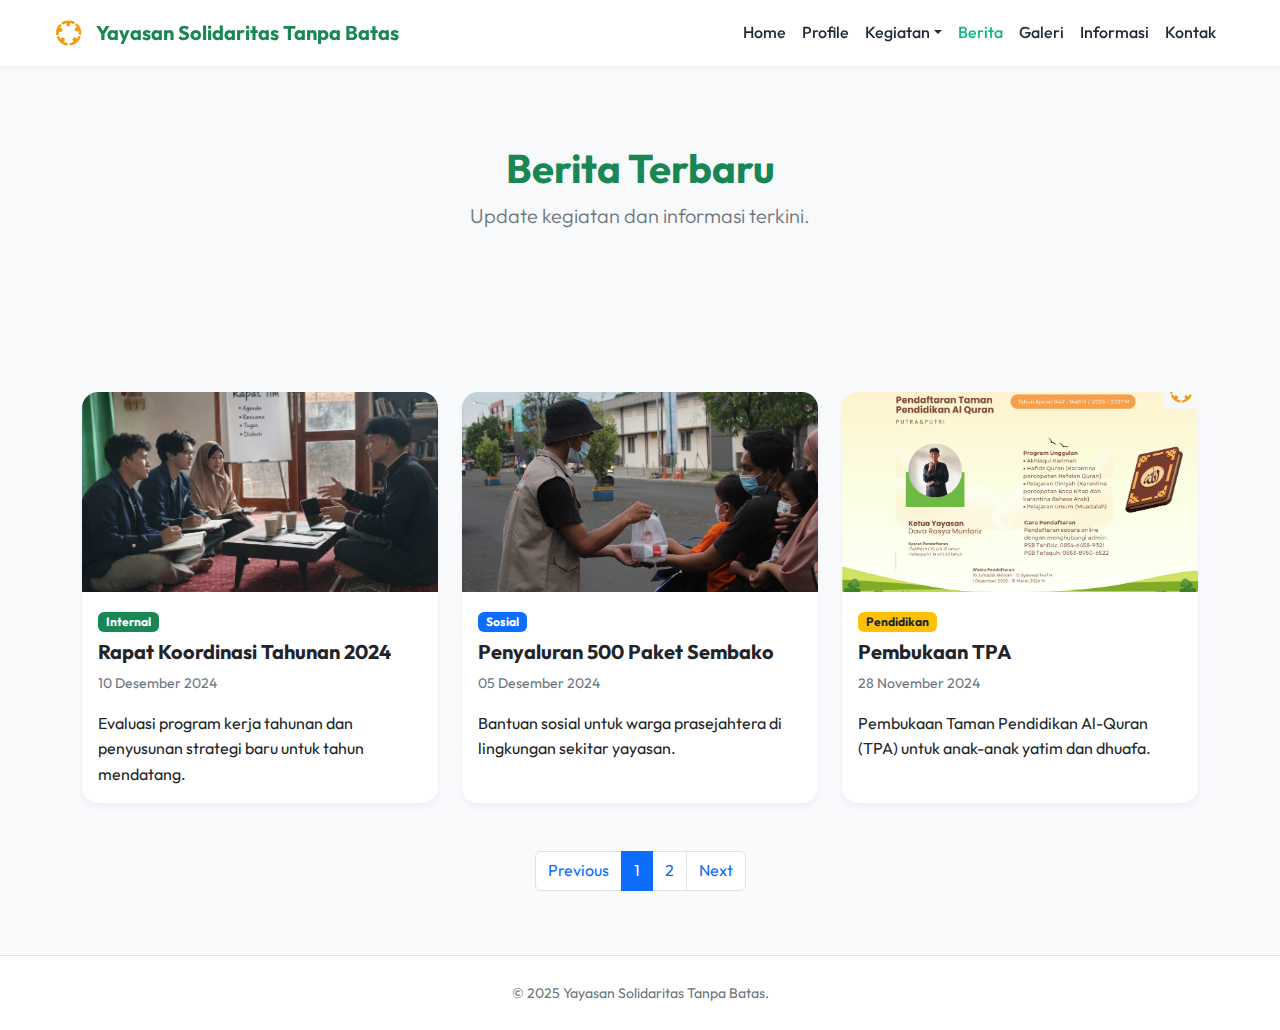
<file: berita.html>
<!DOCTYPE html>
<html lang="id">
<head>
    <meta charset="UTF-8">
    <meta name="viewport" content="width=device-width, initial-scale=1.0">
    <title>Berita - Yayasan Amal Mulya</title>
    <link href="https://cdn.jsdelivr.net/npm/bootstrap@5.3.0/dist/css/bootstrap.min.css" rel="stylesheet">
    <link href="https://fonts.googleapis.com/css2?family=Outfit:wght@300;400;600;700&display=swap" rel="stylesheet">
    <link href="style.css" rel="stylesheet">
</head>
<body>
    
   <nav class="navbar navbar-expand-lg fixed-top">
        <div class="container-fluid px-4 px-lg-5">
            <a class="navbar-brand d-flex align-items-center gap-2" href="index.html">
                <img src="images/logo2.png" alt="Logo">
                <span class="fw-bold text-success">Yayasan Solidaritas Tanpa Batas</span>
            </a>
            <button class="navbar-toggler" type="button" data-bs-toggle="collapse" data-bs-target="#navbarNav"><span class="navbar-toggler-icon"></span>
            </button>
            <div class="collapse navbar-collapse" id="navbarNav">
                <ul class="navbar-nav ms-auto align-items-center">
                    <li class="nav-item"><a class="nav-link" href="index.html">Home</a></li>
                    <li class="nav-item"><a class="nav-link" href="profile.html">Profile</a></li>
                    <li class="nav-item dropdown">
                            <a class="nav-link dropdown-toggle" href="KEGIATAN.html">Kegiatan</a>
                            <ul class="dropdown-menu">
                                <li><a class="dropdown-item" href="pendidikan.html">Pendidikan</a></li>
                                <li><a class="dropdown-item" href="pemberdayaan.html">Pemberdayaan</a></li>
                                <li><a class="dropdown-item" href="kemanusiaan.html">Kemanusiaan</a></li>
                            </ul>
                            </li>
                    <li class="nav-item"><a class="nav-link" href="berita.html">Berita</a></li>
                    <li class="nav-item"><a class="nav-link" href="galeri.html">Galeri</a></li>
                    <li class="nav-item"><a class="nav-link" href="informasi.html">Informasi</a></li>
                    <li class="nav-item"><a class="nav-link" href="kontak.html">Kontak</a></li>
                    <li class="nav-item ms-lg-2">
                        <!-- <a href="kontak.html" class="btn btn-primary-custom">Donasi</a> -->
                    </li>
                </ul>
            </div>
        </div>
    </nav>

    <header class="bg-light py-5 mt-5">
        <div class="container py-5 text-center">
            <h1 class="fw-bold text-success">Berita Terbaru</h1>
            <p class="lead text-secondary">Update kegiatan dan informasi terkini.</p>
        </div>
    </header>

    <section class="py-5">
        <div class="container">
            <div class="row g-4">
                <div class="col-md-4">
                    <div class="card h-100">
                        <img src="images/rapat.png" class="card-img-top" alt="News 1">
                        <div class="card-body">
                            <span class="badge bg-success mb-2">Internal</span>
                            <h5 class="card-title fw-bold">Rapat Koordinasi Tahunan 2024</h5>
                            <p class="card-text text-secondary small">10 Desember 2024</p>
                            <p class="card-text">Evaluasi program kerja tahunan dan penyusunan strategi baru untuk tahun mendatang.</p>
                        </div>
                    </div>
                </div>
                <div class="col-md-4">
                    <div class="card h-100">
                        <img src="images/sembako.jpg" class="card-img-top" alt="News 2">
                        <div class="card-body">
                            <span class="badge bg-primary mb-2">Sosial</span>
                            <h5 class="card-title fw-bold">Penyaluran 500 Paket Sembako</h5>
                            <p class="card-text text-secondary small">05 Desember 2024</p>
                            <p class="card-text">Bantuan sosial untuk warga prasejahtera di lingkungan sekitar yayasan.</p>
                        </div>
                    </div>
                </div>
                <div class="col-md-4">
                    <div class="card h-100">
                        <img src="images/tpa1.png" class="card-img-top" alt="News 3">
                        <div class="card-body">
                            <span class="badge bg-warning text-dark mb-2">Pendidikan</span>
                            <h5 class="card-title fw-bold">Pembukaan TPA</h5>
                            <p class="card-text text-secondary small">28 November 2024</p>
                            <p class="card-text">Pembukaan Taman Pendidikan Al-Quran (TPA) untuk anak-anak yatim dan dhuafa.</p>
                        </div>
                    </div>
                </div>
            </div>
            
            <nav class="mt-5">
                <ul class="pagination justify-content-center">
                    <li class="page-item"><a class="page-link" href="#">Previous</a></li>
                    <li class="page-item"><a class="page-link active" href="berita.html">1</a></li>
                    <li class="page-item"><a class="page-link" href="berita2.html">2</a></li>
                    <li class="page-item"><a class="page-link" href="berita2.html">Next</a></li>
                </ul>
            </nav>
        </div>
    </section>

     <footer class="py-4 text-center text-secondary mt-auto bg-white border-top">
        <div class="container">
            <small>&copy; 2025 Yayasan Solidaritas Tanpa Batas.</small>
        </div>
    </footer>

    <script src="https://cdn.jsdelivr.net/npm/bootstrap@5.3.0/dist/js/bootstrap.bundle.min.js"></script>
    <script src="script.js"></script>
</body>
</html>
</file>
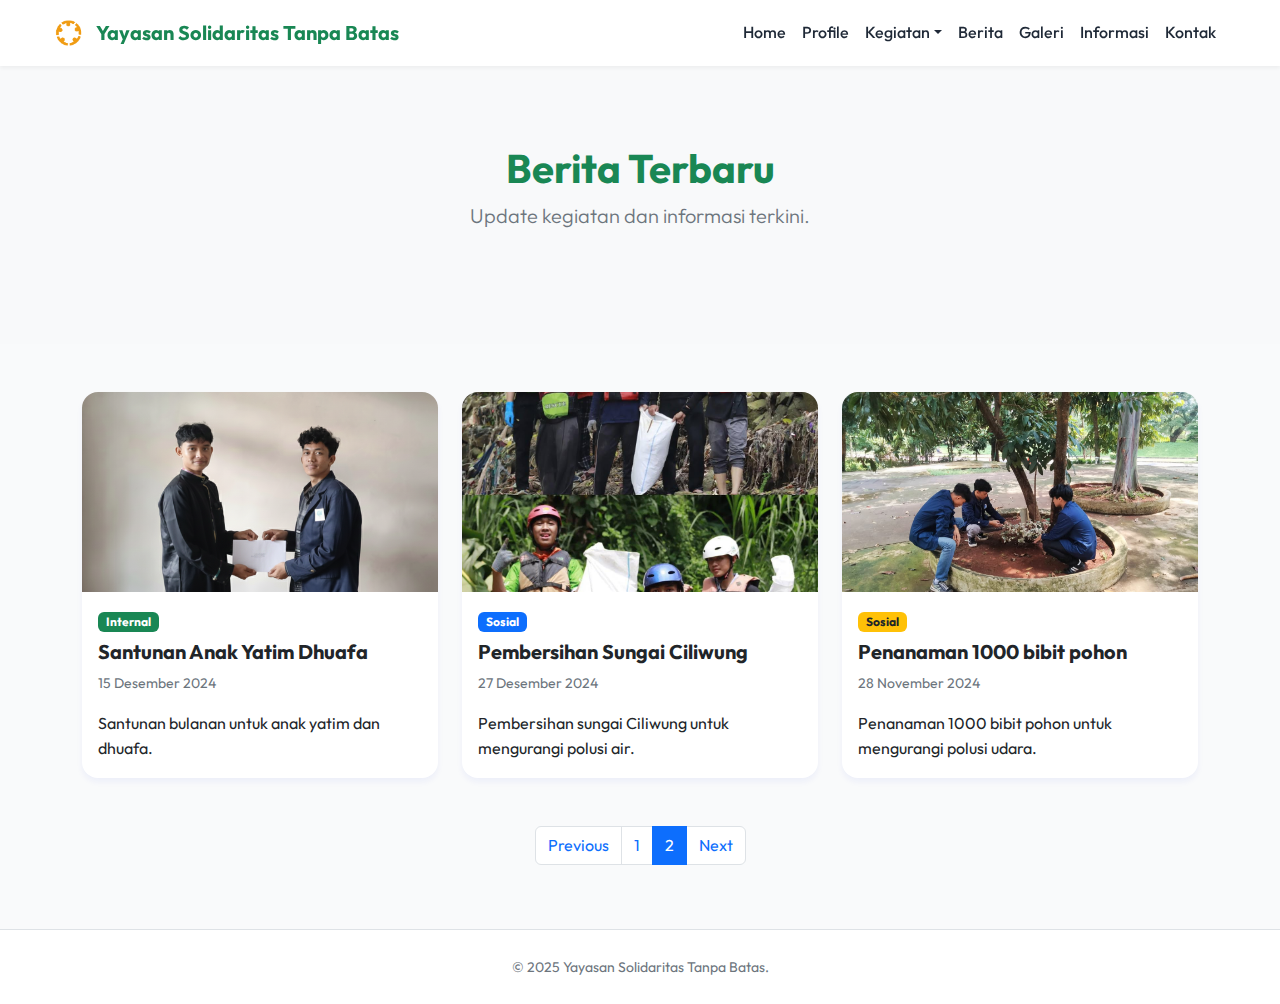
<file: berita2.html>
<!DOCTYPE html>
<html lang="id">
<head>
    <meta charset="UTF-8">
    <meta name="viewport" content="width=device-width, initial-scale=1.0">
    <title>Berita 2- Yayasan Amal Mulya</title>
    <link href="https://cdn.jsdelivr.net/npm/bootstrap@5.3.0/dist/css/bootstrap.min.css" rel="stylesheet">
    <link href="https://fonts.googleapis.com/css2?family=Outfit:wght@300;400;600;700&display=swap" rel="stylesheet">
    <link href="style.css" rel="stylesheet">
</head>
<body>
    
   <nav class="navbar navbar-expand-lg fixed-top">
        <div class="container-fluid px-4 px-lg-5">
            <a class="navbar-brand d-flex align-items-center gap-2" href="index.html">
                <img src="images/logo2.png" alt="Logo">
                <span class="fw-bold text-success">Yayasan Solidaritas Tanpa Batas</span>
            </a>
            <button class="navbar-toggler" type="button" data-bs-toggle="collapse" data-bs-target="#navbarNav"><span class="navbar-toggler-icon"></span>
            </button>
            <div class="collapse navbar-collapse" id="navbarNav">
                <ul class="navbar-nav ms-auto align-items-center">
                    <li class="nav-item"><a class="nav-link" href="index.html">Home</a></li>
                    <li class="nav-item"><a class="nav-link" href="profile.html">Profile</a></li>
                    <li class="nav-item dropdown">
                            <a class="nav-link dropdown-toggle" href="KEGIATAN.html">Kegiatan</a>
                            <ul class="dropdown-menu">
                                <li><a class="dropdown-item" href="pendidikan.html">Pendidikan</a></li>
                                <li><a class="dropdown-item" href="pemberdayaan.html">Pemberdayaan</a></li>
                                <li><a class="dropdown-item" href="kemanusiaan.html">Kemanusiaan</a></li>
                            </ul>
                            </li>
                    <li class="nav-item"><a class="nav-link" href="berita.html">Berita</a></li>
                    <li class="nav-item"><a class="nav-link" href="galeri.html">Galeri</a></li>
                    <li class="nav-item"><a class="nav-link" href="informasi.html">Informasi</a></li>
                    <li class="nav-item"><a class="nav-link" href="kontak.html">Kontak</a></li>
                    <li class="nav-item ms-lg-2">
                    </li>
                </ul>
            </div>
        </div>
    </nav>

    <header class="bg-light py-5 mt-5">
        <div class="container py-5 text-center">
            <h1 class="fw-bold text-success">Berita Terbaru</h1>
            <p class="lead text-secondary">Update kegiatan dan informasi terkini.</p>
        </div>
    </header>

    <section class="py-5">
        <div class="container">
            <div class="row g-4">
                <div class="col-md-4">
                    <div class="card h-100">
                        <img src="images/santunan.jpg" class="card-img-top" alt="News 1">
                        <div class="card-body">
                            <span class="badge bg-success mb-2">Internal</span>
                            <h5 class="card-title fw-bold">Santunan Anak Yatim Dhuafa</h5>
                            <p class="card-text text-secondary small">15 Desember 2024</p>
                            <p class="card-text">Santunan bulanan untuk anak yatim dan dhuafa.</p>
                        </div>
                    </div>
                </div>
                <div class="col-md-4">
                    <div class="card h-100">
                        <img src="images/pembersihan.jpg" class="card-img-top" alt="News 2">
                        <div class="card-body">
                            <span class="badge bg-primary mb-2">Sosial</span>
                            <h5 class="card-title fw-bold">Pembersihan Sungai Ciliwung</h5>
                            <p class="card-text text-secondary small">27 Desember 2024</p>
                            <p class="card-text">Pembersihan sungai Ciliwung untuk mengurangi polusi air.</p>
                        </div>
                    </div>
                </div>
                <div class="col-md-4">
                    <div class="card h-100">
                        <img src="images/pemberdayaan1.jpg" class="card-img-top" alt="News 3">
                        <div class="card-body">
                            <span class="badge bg-warning text-dark mb-2">Sosial</span>
                            <h5 class="card-title fw-bold">Penanaman 1000 bibit pohon</h5>
                            <p class="card-text text-secondary small">28 November 2024</p>
                            <p class="card-text">Penanaman 1000 bibit pohon untuk mengurangi polusi udara.</p>
                        </div>
                    </div>
                </div>
            </div>
            
            <nav class="mt-5">
                <ul class="pagination justify-content-center">
                    <li class="page-item"><a class="page-link" href="berita.html">Previous</a></li>
                    <li class="page-item "><a class="page-link" href="berita.html">1</a></li>
                    <li class="page-item"><a class="page-link active" href="berita2.html">2</a></li>
                    <li class="page-item"><a class="page-link" href="#">Next</a></li>
                </ul>
            </nav>
        </div>
    </section>
    
     <footer class="py-4 text-center text-secondary mt-auto bg-white border-top">
        <div class="container">
            <small>&copy; 2025 Yayasan Solidaritas Tanpa Batas.</small>
        </div>
    </footer>

    <script src="https://cdn.jsdelivr.net/npm/bootstrap@5.3.0/dist/js/bootstrap.bundle.min.js"></script>
    <script src="script.js"></script>
</body>
</html>
</file>
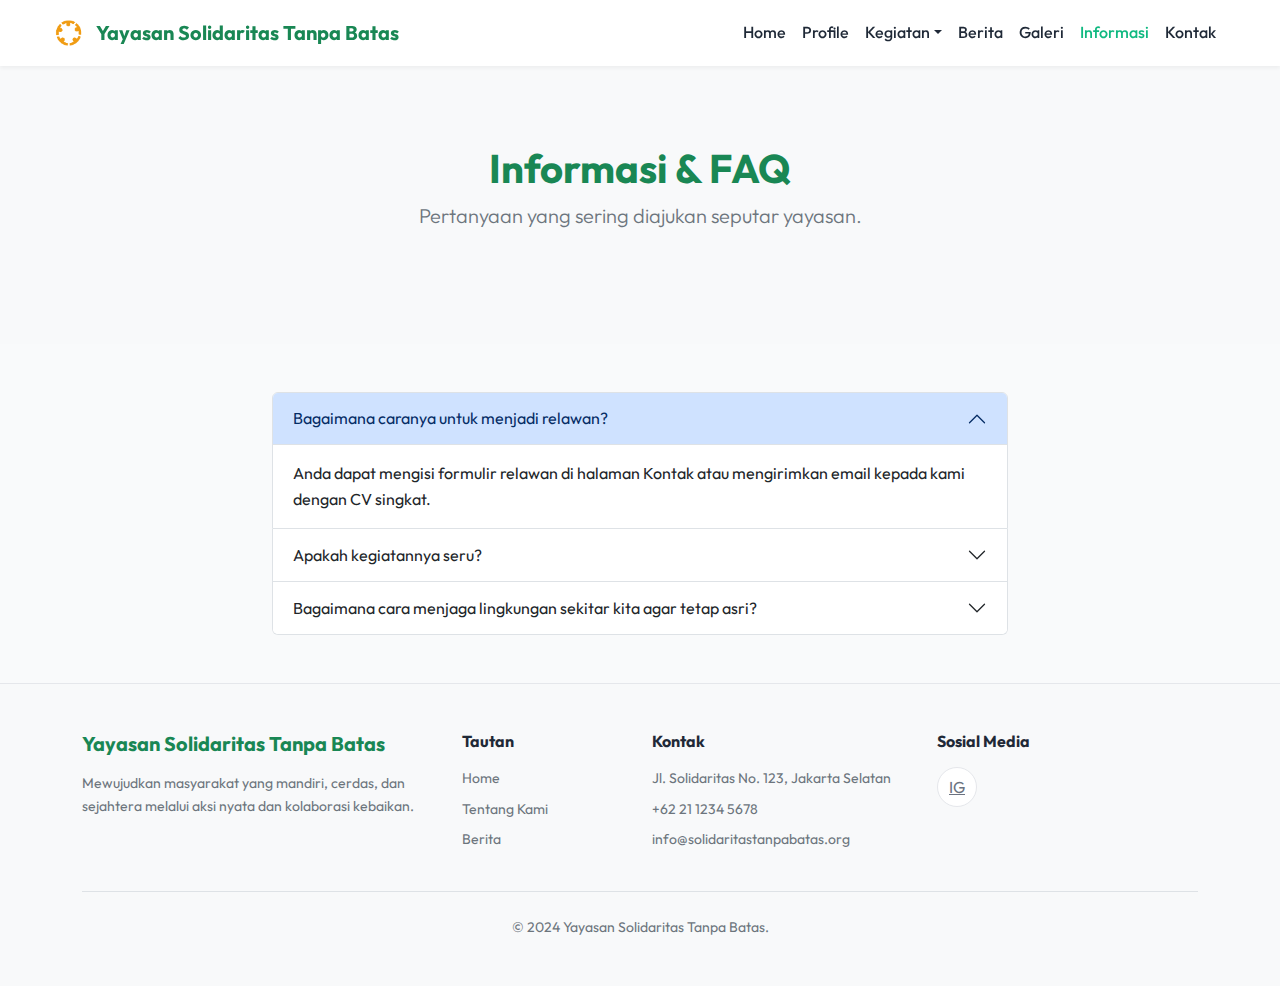
<file: informasi.html>
<!DOCTYPE html>
<html lang="id">
<head>
    <meta charset="UTF-8">
    <meta name="viewport" content="width=device-width, initial-scale=1.0">
    <title>Informasi - Yayasan Amal Mulya</title>
    <link href="https://cdn.jsdelivr.net/npm/bootstrap@5.3.0/dist/css/bootstrap.min.css" rel="stylesheet">
    <link href="https://fonts.googleapis.com/css2?family=Outfit:wght@300;400;600;700&display=swap" rel="stylesheet">
    <link href="style.css" rel="stylesheet">
</head>
<body>
    
<nav class="navbar navbar-expand-lg fixed-top">
        <div class="container-fluid px-4 px-lg-5">
            <a class="navbar-brand d-flex align-items-center gap-2" href="index.html">
                <img src="images/logo2.png" alt="Logo">
                <span class="fw-bold text-success">Yayasan Solidaritas Tanpa Batas</span>
            </a>
            <button class="navbar-toggler" type="button" data-bs-toggle="collapse" data-bs-target="#navbarNav"><span class="navbar-toggler-icon"></span>
            </button>
            <div class="collapse navbar-collapse" id="navbarNav">
                <ul class="navbar-nav ms-auto align-items-center">
                    <li class="nav-item"><a class="nav-link" href="index.html">Home</a></li>
                    <li class="nav-item"><a class="nav-link" href="profile.html">Profile</a></li>
                    <li class="nav-item dropdown">
                            <a class="nav-link dropdown-toggle" href="KEGIATAN.html">Kegiatan</a>
                            <ul class="dropdown-menu">
                                <li><a class="dropdown-item" href="pendidikan.html">Pendidikan</a></li>
                                <li><a class="dropdown-item" href="pemberdayaan.html">Pemberdayaan</a></li>
                                <li><a class="dropdown-item" href="kemanusiaan.html">Kemanusiaan</a></li>
                            </ul>
                            </li>
                    <li class="nav-item"><a class="nav-link" href="berita.html">Berita</a></li>
                    <li class="nav-item"><a class="nav-link" href="galeri.html">Galeri</a></li>
                    <li class="nav-item"><a class="nav-link" href="informasi.html">Informasi</a></li>
                    <li class="nav-item"><a class="nav-link" href="kontak.html">Kontak</a></li>
                    <li class="nav-item ms-lg-2">
                        <!-- <a href="kontak.html" class="btn btn-primary-custom">Donasi</a> -->
                    </li>
                </ul>
            </div>
        </div>
    </nav>

    <header class="bg-light py-5 mt-5">
        <div class="container py-5 text-center">
            <h1 class="fw-bold text-success">Informasi & FAQ</h1>
            <p class="lead text-secondary">Pertanyaan yang sering diajukan seputar yayasan.</p>
        </div>
    </header>

    <section class="py-5">
        <div class="container">
            <div class="row justify-content-center">
                <div class="col-lg-8">
                    <div class="accordion" id="faqAccordion">
                        <div class="accordion-item">
                            <h2 class="accordion-header">
                                <button class="accordion-button" type="button" data-bs-toggle="collapse" data-bs-target="#faq1">
                                    Bagaimana caranya untuk menjadi relawan?
                                </button>
                            </h2>
                            <div id="faq1" class="accordion-collapse collapse show" data-bs-parent="#faqAccordion">
                                <div class="accordion-body">
                                    Anda dapat mengisi formulir relawan di halaman Kontak atau mengirimkan email kepada kami dengan CV singkat.
                                </div>
                            </div>
                        </div>
                        <div class="accordion-item">
                            <h2 class="accordion-header">
                                <button class="accordion-button collapsed" type="button" data-bs-toggle="collapse" data-bs-target="#faq2">
                                    Apakah kegiatannya seru?
                                </button>
                            </h2>
                            <div id="faq2" class="accordion-collapse collapse" data-bs-parent="#faqAccordion">
                                <div class="accordion-body">
                                    Pasti seruu banget dongg!
                                </div>
                            </div>
                        </div>
                        <div class="accordion-item">
                            <h2 class="accordion-header">
                                <button class="accordion-button collapsed" type="button" data-bs-toggle="collapse" data-bs-target="#faq3">
                                    Bagaimana cara menjaga lingkungan sekitar kita agar tetap asri?
                                </button>
                            </h2>
                            <div id="faq3" class="accordion-collapse collapse" data-bs-parent="#faqAccordion">
                                <div class="accordion-body">
                                    Beberapa cara yang dapat dilakukan antara lain: mengurangi penggunaan plastik sekali pakai, mendaur ulang sampah, menanam pohon, dan mengedukasi masyarakat tentang pentingnya menjaga lingkungan.
                                </div>
                            </div>
                        </div>
                    </div>
                </div>
            </div>
        </div>
    </section>

     <footer class="py-5 mt-auto">
        <div class="container">
            <div class="row g-4">
                <div class="col-lg-4">
                    <h5 class="fw-bold text-success mb-3">Yayasan Solidaritas Tanpa Batas</h5>
                    <p class="text-secondary small">Mewujudkan masyarakat yang mandiri, cerdas, dan sejahtera melalui aksi nyata dan kolaborasi kebaikan.</p>
                </div>
                <div class="col-lg-2">
                    <h6 class="fw-bold mb-3">Tautan</h6>
                    <ul class="list-unstyled small">
                        <li class="mb-2"><a href="index.html" class="text-decoration-none text-secondary">Home</a></li>
                        <li class="mb-2"><a href="profile.html" class="text-decoration-none text-secondary">Tentang Kami</a></li>
                        <li class="mb-2"><a href="berita.html" class="text-decoration-none text-secondary">Berita</a></li>
                    </ul>
                </div>
                <div class="col-lg-3">
                    <h6 class="fw-bold mb-3">Kontak</h6>
                    <ul class="list-unstyled small text-secondary">
                        <li class="mb-2">Jl. Solidaritas No. 123, Jakarta Selatan</li>
                        <li class="mb-2">+62 21 1234 5678</li>
                        <li class="mb-2">info@solidaritastanpabatas.org</li>
                    </ul>
                </div>
                <div class="col-lg-3">
                    <h6 class="fw-bold mb-3">Sosial Media</h6>
                    <div class="d-flex gap-2">
                        <a href="https://www.instagram.com/yayasan.solidaritas?utm_source=qr&igsh=eGVjdTMweHphb25w" class="social-link">IG</a>
                    </div>
                </div>
            </div>
            <div class="border-top mt-4 pt-4 text-center small text-secondary">
                &copy; 2024 Yayasan Solidaritas Tanpa Batas. 
            </div>
        </div>
    </footer>
    
    <script src="https://cdn.jsdelivr.net/npm/bootstrap@5.3.0/dist/js/bootstrap.bundle.min.js"></script>
    <script src="script.js"></script>
</body>
</html>
</file>
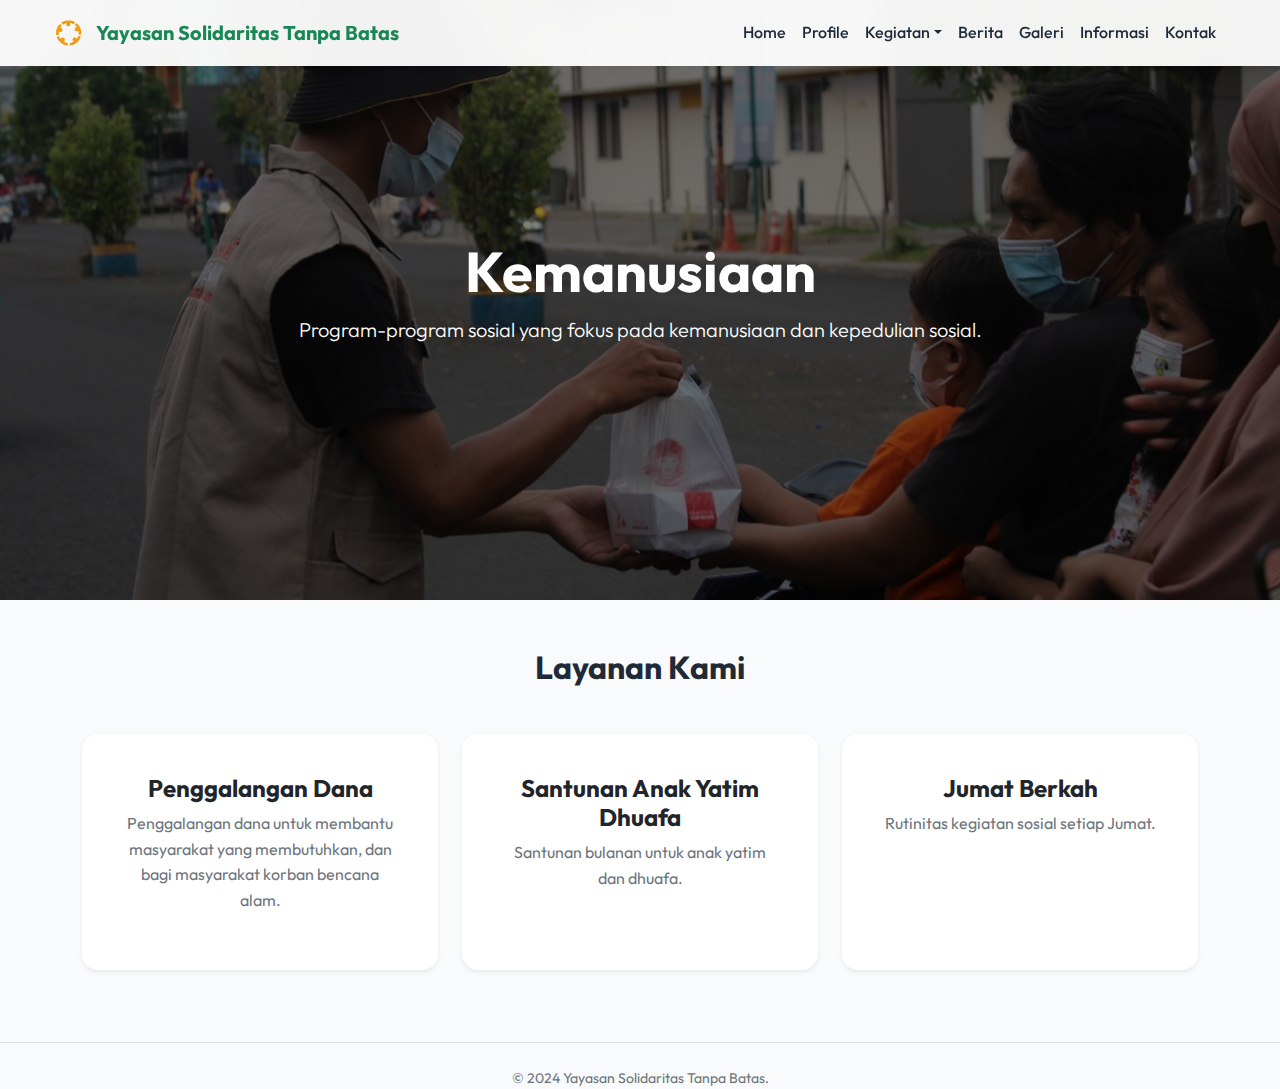
<file: kemanusiaan.html>
<!DOCTYPE html>
<html lang="id">
<head>
    <meta charset="UTF-8">
    <meta name="viewport" content="width=device-width, initial-scale=1.0">
    <title>Yayasan Solidaritas Tanpa Batas - Kemanusian</title>
    <link href="https://cdn.jsdelivr.net/npm/bootstrap@5.3.0/dist/css/bootstrap.min.css" rel="stylesheet">
    <link href="https://fonts.googleapis.com/css2?family=Outfit:wght@300;400;600;700&display=swap" rel="stylesheet">
    <link href="style.css" rel="stylesheet">
</head>
<body>
    
<nav class="navbar navbar-expand-lg fixed-top">
        <div class="container-fluid px-4 px-lg-5">
            <a class="navbar-brand d-flex align-items-center gap-2" href="index.html">
                <img src="images/logo2.png" alt="Logo">
                <span class="fw-bold text-success">Yayasan Solidaritas Tanpa Batas</span>
            </a>
            <button class="navbar-toggler" type="button" data-bs-toggle="collapse" data-bs-target="#navbarNav"><span class="navbar-toggler-icon"></span>
            </button>
            <div class="collapse navbar-collapse" id="navbarNav">
                <ul class="navbar-nav ms-auto align-items-center">
                    <li class="nav-item"><a class="nav-link" href="index.html">Home</a></li>
                    <li class="nav-item"><a class="nav-link" href="profile.html">Profile</a></li>
                    <li class="nav-item dropdown">
                            <a class="nav-link dropdown-toggle" href="KEGIATAN.html">Kegiatan</a>
                            <ul class="dropdown-menu">
                                <li><a class="dropdown-item" href="pendidikan.html">Pendidikan</a></li>
                                <li><a class="dropdown-item" href="pemberdayaan.html">Pemberdayaan</a></li>
                                <li><a class="dropdown-item" href="usaha.html">Kemanusiaan</a></li>
                            </ul>
                            </li>
                    <li class="nav-item"><a class="nav-link" href="berita.html">Berita</a></li>
                    <li class="nav-item"><a class="nav-link" href="galeri.html">Galeri</a></li>
                    <li class="nav-item"><a class="nav-link" href="informasi.html">Informasi</a></li>
                    <li class="nav-item"><a class="nav-link" href="kontak.html">Kontak</a></li>
                    <li class="nav-item ms-lg-2">
                    </li>
                </ul>
            </div>
        </div>
    </nav>

    <header class="hero-section" style="background-image: url('images/sembako.jpg'); height: 600px;">
        <div class="hero-overlay"></div>
        <div class="container hero-content text-center">
            <h1 class="display-4 fw-bold">Kemanusiaan</h1>
            <p class="lead">Program-program sosial yang fokus pada kemanusiaan dan kepedulian sosial.</p>
        </div>
    </header>

    <section class="py-5">
        <div class="container">
            <div class="text-center mb-5">
                <h2 class="fw-bold">Layanan Kami</h2>
                <p class="text-secondary"></p>
            </div>

            <div class="row g-4">
                <div class="col-md-4">
                    <div class="card h-100 border-0 shadow-sm text-center p-4">
                        <div class="card-body">
                            <h4 class="fw-bold">Penggalangan Dana</h4>
                            <p class="text-secondary">Penggalangan dana untuk membantu masyarakat yang membutuhkan, dan bagi masyarakat korban bencana alam.</p>
                        </div>
                    </div>
                </div>
                <div class="col-md-4">
                    <div class="card h-100 border-0 shadow-sm text-center p-4">
                        <div class="card-body">
                            <h4 class="fw-bold">Santunan Anak Yatim Dhuafa</h4>
                            <p class="text-secondary">Santunan bulanan untuk anak yatim dan dhuafa.</p>
                        </div>
                    </div>
                </div>
                <div class="col-md-4">
                    <div class="card h-100 border-0 shadow-sm text-center p-4">
                        <div class="card-body">
                            <h4 class="fw-bold">Jumat Berkah</h4>
                            <p class="text-secondary">Rutinitas kegiatan sosial setiap Jumat.</p>
                        </div>
                    </div>
                </div>
            </div>

            <!-- <div class="mt-5 text-center">
                <p class="lead fw-bold">Berminat menggunakan jasa kami?</p>
                <a href="kontak.html" class="btn btn-dark btn-lg">Hubungi Marketing</a>
            </div> -->
        </div>
    </section>
    
    <div class="border-top mt-4 pt-4 text-center small text-secondary">
                &copy; 2024 Yayasan Solidaritas Tanpa Batas. 
            </div>

    <script src="https://cdn.jsdelivr.net/npm/bootstrap@5.3.0/dist/js/bootstrap.bundle.min.js"></script>
    <script src="script.js"></script>
</body>
</html>
</file>
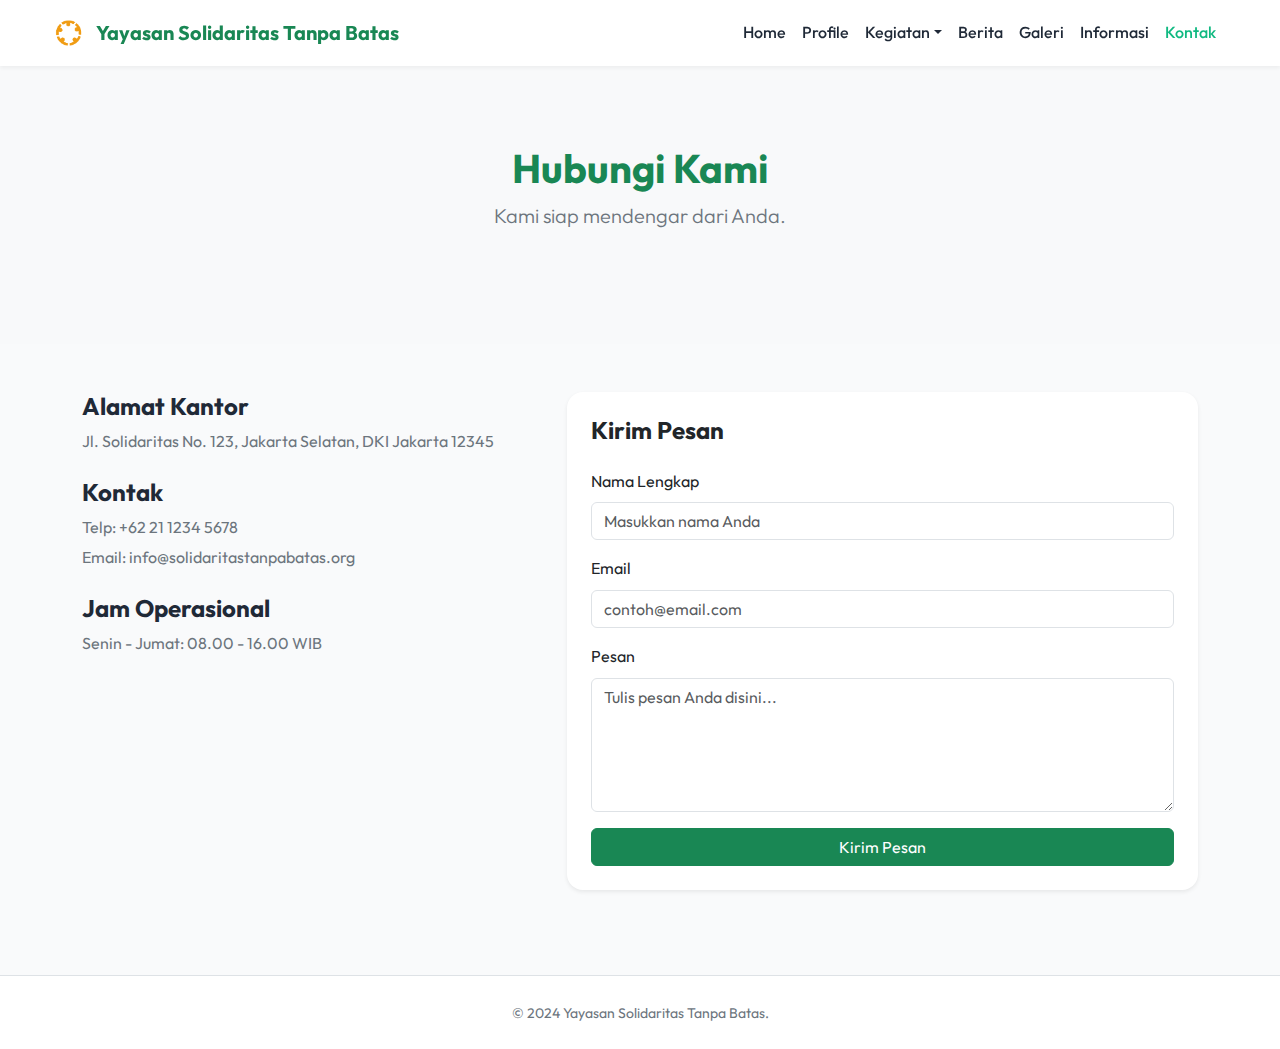
<file: kontak.html>
<!DOCTYPE html>
<html lang="id">
<head>
    <meta charset="UTF-8">
    <meta name="viewport" content="width=device-width, initial-scale=1.0">
    <title>Kontak - Yayasan Solidaritas Tanpa Batas</title>
    <link href="https://cdn.jsdelivr.net/npm/bootstrap@5.3.0/dist/css/bootstrap.min.css" rel="stylesheet">
    <link href="https://fonts.googleapis.com/css2?family=Outfit:wght@300;400;600;700&display=swap" rel="stylesheet">
    <link href="style.css" rel="stylesheet">
</head>
<body>
    
  <!-- Navigation Bar -->
    <nav class="navbar navbar-expand-lg fixed-top">
        <div class="container-fluid px-4 px-lg-5">
            <a class="navbar-brand d-flex align-items-center gap-2" href="index.html">
                <img src="images/logo2.png" alt="Logo">
                <span class="fw-bold text-success d-none d-lg-inline">Yayasan Solidaritas Tanpa Batas</span>
            </a>
            <button class="navbar-toggler" type="button" data-bs-toggle="collapse" data-bs-target="#navbarNav"><span class="navbar-toggler-icon"></span>
            </button>
            <div class="collapse navbar-collapse" id="navbarNav">
                <ul class="navbar-nav ms-auto align-items-center">
                    <li class="nav-item"><a class="nav-link" href="index.html">Home</a></li>
                    <li class="nav-item"><a class="nav-link" href="profile.html">Profile</a></li>
                    <li class="nav-item dropdown">
                            <a class="nav-link dropdown-toggle" href="KEGIATAN.html">Kegiatan</a>
                            <ul class="dropdown-menu">
                                <li><a class="dropdown-item" href="pendidikan.html">Pendidikan</a></li>
                                <li><a class="dropdown-item" href="pemberdayaan.html">Pemberdayaan</a></li>
                                <li><a class="dropdown-item" href="kemanusiaan.html">Kemanusiaan</a></li>
                            </ul>
                            </li>
                    <li class="nav-item"><a class="nav-link" href="berita.html">Berita</a></li>
                    <li class="nav-item"><a class="nav-link" href="galeri.html">Galeri</a></li>
                    <li class="nav-item"><a class="nav-link" href="informasi.html">Informasi</a></li>
                    <li class="nav-item"><a class="nav-link" href="kontak.html">Kontak</a></li>
                    <li class="nav-item ms-lg-2">
                        <!-- <a href="kontak.html" class="btn btn-primary-custom">Donasi</a> -->
                    </li>
                </ul>
            </div>
        </div>
    </nav>

    <header class="bg-light py-5 mt-5">
        <div class="container py-5 text-center">
            <h1 class="fw-bold text-success">Hubungi Kami</h1>
            <p class="lead text-secondary">Kami siap mendengar dari Anda.</p>
        </div>
    </header>

    <section class="py-5">
        <div class="container">
            <div class="row g-5">
                <div class="col-lg-5">
                    <div class="mb-4">
                        <h4 class="fw-bold">Alamat Kantor</h4>
                        <p class="text-secondary">Jl. Solidaritas No. 123, Jakarta Selatan, DKI Jakarta 12345</p>
                    </div>
                    <div class="mb-4">
                        <h4 class="fw-bold">Kontak</h4>
                        <p class="text-secondary mb-1">Telp: +62 21 1234 5678</p>
                        <p class="text-secondary">Email: info@solidaritastanpabatas.org</p>
                    </div>
                    <div class="mb-4">
                        <h4 class="fw-bold">Jam Operasional</h4>
                        <p class="text-secondary">Senin - Jumat: 08.00 - 16.00 WIB</p>
                    </div>
                    
                    <!-- Map Placeholder -->
                    <div class="ratio ratio-16x9">
                        <iframe src="https://www.google.com/maps/embed?pb=!1m18!1m12!1m3!1d3964.8848402629264!2d106.8770406!3d-6.408832899999999!2m3!1f0!2f0!3f0!3m2!1i1024!2i768!4f13.1!3m3!1m2!1s0x2e69eb1191f3e00f%3A0x843368d65c0be6e5!2sJl.%20Bhakti%20Abri%2C%20Sukamaju%20Baru%2C%20Kec.%20Tapos%2C%20Kota%20Depok%2C%20Jawa%20Barat!5e0!3m2!1sen!2sid!4v1766219406991!5m2!1sen!2sid"  style="border:0;" allowfullscreen="" loading="lazy" referrerpolicy="no-referrer-when-downgrade"></iframe>
                    </div>
                </div>
                <div class="col-lg-7">
                    <div class="card border-0 shadow-sm">
                        <div class="card-body p-4">
                            <h4 class="fw-bold mb-4">Kirim Pesan</h4>
                            <form id="contactForm">
                                <div class="mb-3">
                                    <label for="name" class="form-label">Nama Lengkap</label>
                                    <input type="text" class="form-control" id="name" placeholder="Masukkan nama Anda">
                                </div>
                                <div class="mb-3">
                                    <label for="email" class="form-label">Email</label>
                                    <input type="email" class="form-control" id="email" placeholder="contoh@email.com">
                                </div>
                                <div class="mb-3">
                                    <label for="message" class="form-label">Pesan</label>
                                    <textarea class="form-control" id="message" rows="5" placeholder="Tulis pesan Anda disini..."></textarea>
                                </div>
                                <button type="submit" class="btn btn-success w-100">Kirim Pesan</button>
                            </form>
                        </div>
                    </div>
                </div>
            </div>
        </div>
    </section>

    <footer class="py-4 text-center text-secondary mt-auto bg-white border-top">
        <div class="container">
            <small>&copy; 2024 Yayasan Solidaritas Tanpa Batas.</small>
        </div>
    </footer>

    <script src="https://cdn.jsdelivr.net/npm/bootstrap@5.3.0/dist/js/bootstrap.bundle.min.js"></script>
    <script src="script.js"></script>
</body>
</html>
</file>
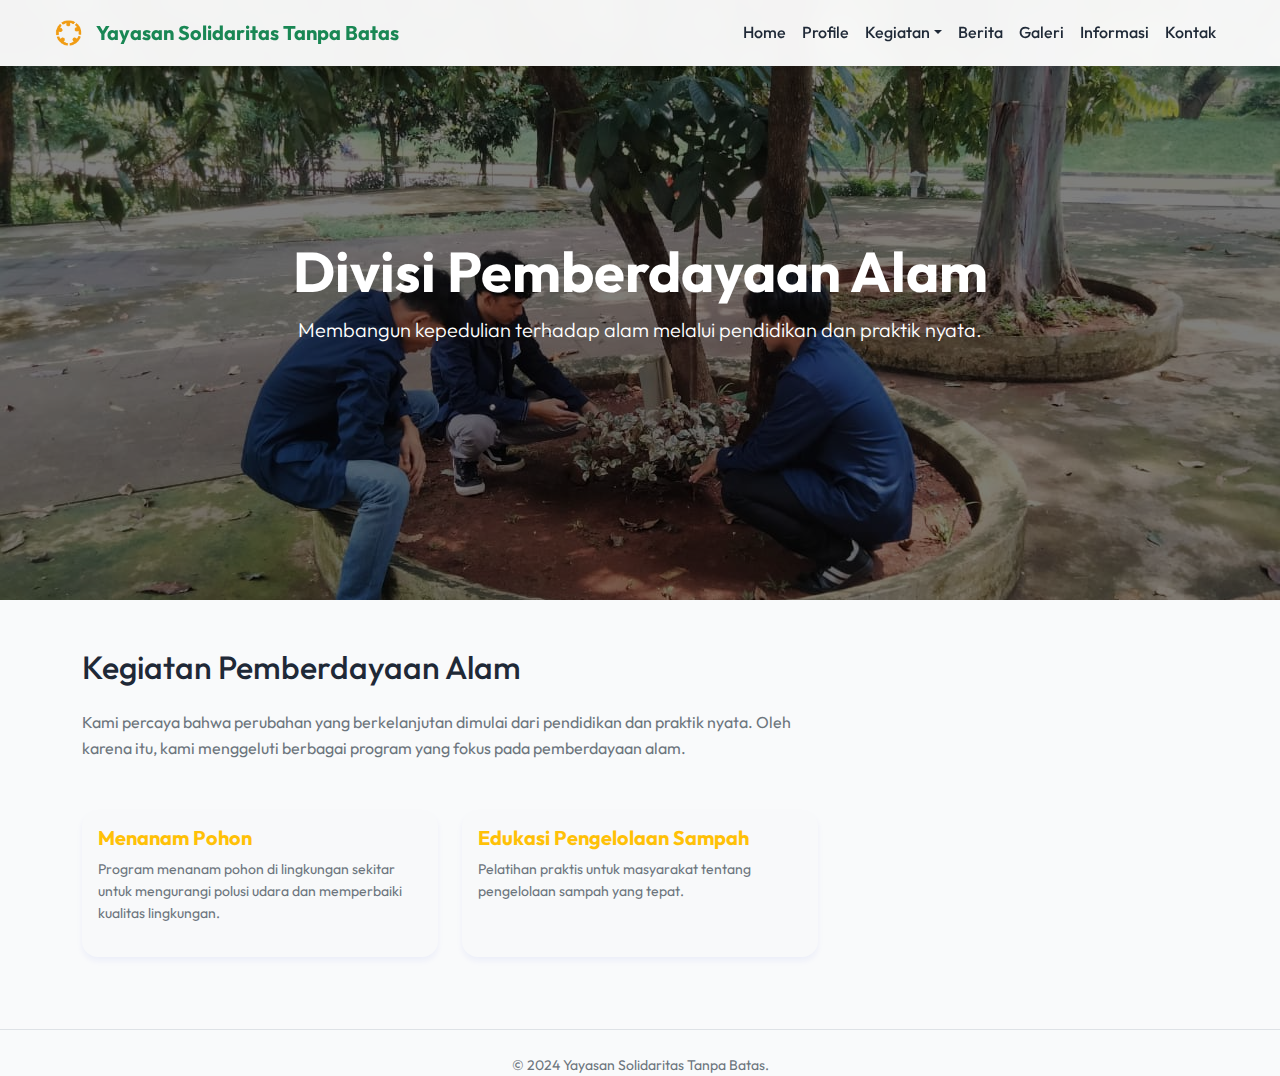
<file: pemberdayaan.html>
<!DOCTYPE html>
<html lang="id">
<head>
    <meta charset="UTF-8">
    <meta name="viewport" content="width=device-width, initial-scale=1.0">
    <title>Pemberdayaan Alam - Yayasan Amal Mulya</title>
    <link href="https://cdn.jsdelivr.net/npm/bootstrap@5.3.0/dist/css/bootstrap.min.css" rel="stylesheet">
    <link href="https://fonts.googleapis.com/css2?family=Outfit:wght@300;400;600;700&display=swap" rel="stylesheet">
    <link href="style.css" rel="stylesheet">
</head>
<body>
    
   <nav class="navbar navbar-expand-lg fixed-top">
        <div class="container-fluid px-4 px-lg-5">
            <a class="navbar-brand d-flex align-items-center gap-2" href="index.html">
                <img src="images/logo2.png" alt="Logo">
                <span class="fw-bold text-success">Yayasan Solidaritas Tanpa Batas</span>
            </a>
            <button class="navbar-toggler" type="button" data-bs-toggle="collapse" data-bs-target="#navbarNav"><span class="navbar-toggler-icon"></span>
            </button>
            <div class="collapse navbar-collapse" id="navbarNav">
                <ul class="navbar-nav ms-auto align-items-center">
                    <li class="nav-item"><a class="nav-link" href="index.html">Home</a></li>
                    <li class="nav-item"><a class="nav-link" href="profile.html">Profile</a></li>
                    <li class="nav-item dropdown">
                            <a class="nav-link dropdown-toggle" href="KEGIATAN.html">Kegiatan</a>
                            <ul class="dropdown-menu">
                                <li><a class="dropdown-item" href="pendidikan.html">Pendidikan</a></li>
                                <li><a class="dropdown-item" href="pemberdayaan.html">Pemberdayaan</a></li>
                                <li><a class="dropdown-item" href="kemanusiaan.html">Kemanusiaan</a></li>
                            </ul>
                            </li>
                    <li class="nav-item"><a class="nav-link" href="berita.html">Berita</a></li>
                    <li class="nav-item"><a class="nav-link" href="galeri.html">Galeri</a></li>
                    <li class="nav-item"><a class="nav-link" href="informasi.html">Informasi</a></li>
                    <li class="nav-item"><a class="nav-link" href="kontak.html">Kontak</a></li>
                    <li class="nav-item ms-lg-2">
                    </li>
                </ul>
            </div>
        </div>
    </nav>

    <header class="hero-section" style="background-image: url('images/pemberdayaan1.jpg'); height: 600px;">
        <div class="hero-overlay"></div>
        <div class="container hero-content text-center">
            <h1 class="display-4 fw-bold">Divisi Pemberdayaan Alam</h1>
            <p class="lead">Membangun kepedulian terhadap alam melalui pendidikan dan praktik nyata.</p>
        </div>
    </header>

    <section class="py-5">
        <div class="container">
            <div class="row">
                <div class="col-lg-8">
                    <h2 class="mb-4">Kegiatan Pemberdayaan Alam</h2>
                    <p class="text-secondary mb-5">Kami percaya bahwa perubahan yang berkelanjutan dimulai dari pendidikan dan praktik nyata. Oleh karena itu, kami menggeluti berbagai program yang fokus pada pemberdayaan alam.</p>

                    <div class="row g-4">
                        <div class="col-md-6">
                            <div class="card h-100 bg-light border-0">
                                <div class="card-body">
                                    <h5 class="fw-bold text-warning">Menanam Pohon</h5>
                                    <p class="small text-secondary">Program menanam pohon di lingkungan sekitar untuk mengurangi polusi udara dan memperbaiki kualitas lingkungan.</p>
                                </div>
                            </div>
                        </div>
                        <div class="col-md-6">
                            <div class="card h-100 bg-light border-0">
                                <div class="card-body">
                                    <h5 class="fw-bold text-warning">Edukasi Pengelolaan Sampah</h5>
                                    <p class="small text-secondary">Pelatihan praktis untuk masyarakat tentang pengelolaan sampah yang tepat.</p>
                                </div>
                            </div>
                        </div>
                    </div>
                </div>
                <!-- <div class="col-lg-4 mt-4 mt-lg-0">
                    <div class="card border-warning mb-3">
                        <div class="card-body text-center">
                            <h5 class="card-title fw-bold">Bergabung Menjadi Mitra</h5>
                            <p class="card-text small">Anda memiliki keterampilan dan ingin mengajar? Mari bergabung sebagai relawan pengajar.</p>
                            <a href="kontak.html" class="btn btn-outline-warning text-dark">Hubungi Kami</a>
                        </div>
                    </div>
                </div> -->
            </div>
        </div>
    </section>

    <div class="border-top mt-4 pt-4 text-center small text-secondary">
                &copy; 2024 Yayasan Solidaritas Tanpa Batas. 
            </div>

    <script src="https://cdn.jsdelivr.net/npm/bootstrap@5.3.0/dist/js/bootstrap.bundle.min.js"></script>
    <script src="script.js"></script>
</body>
</html>
</file>
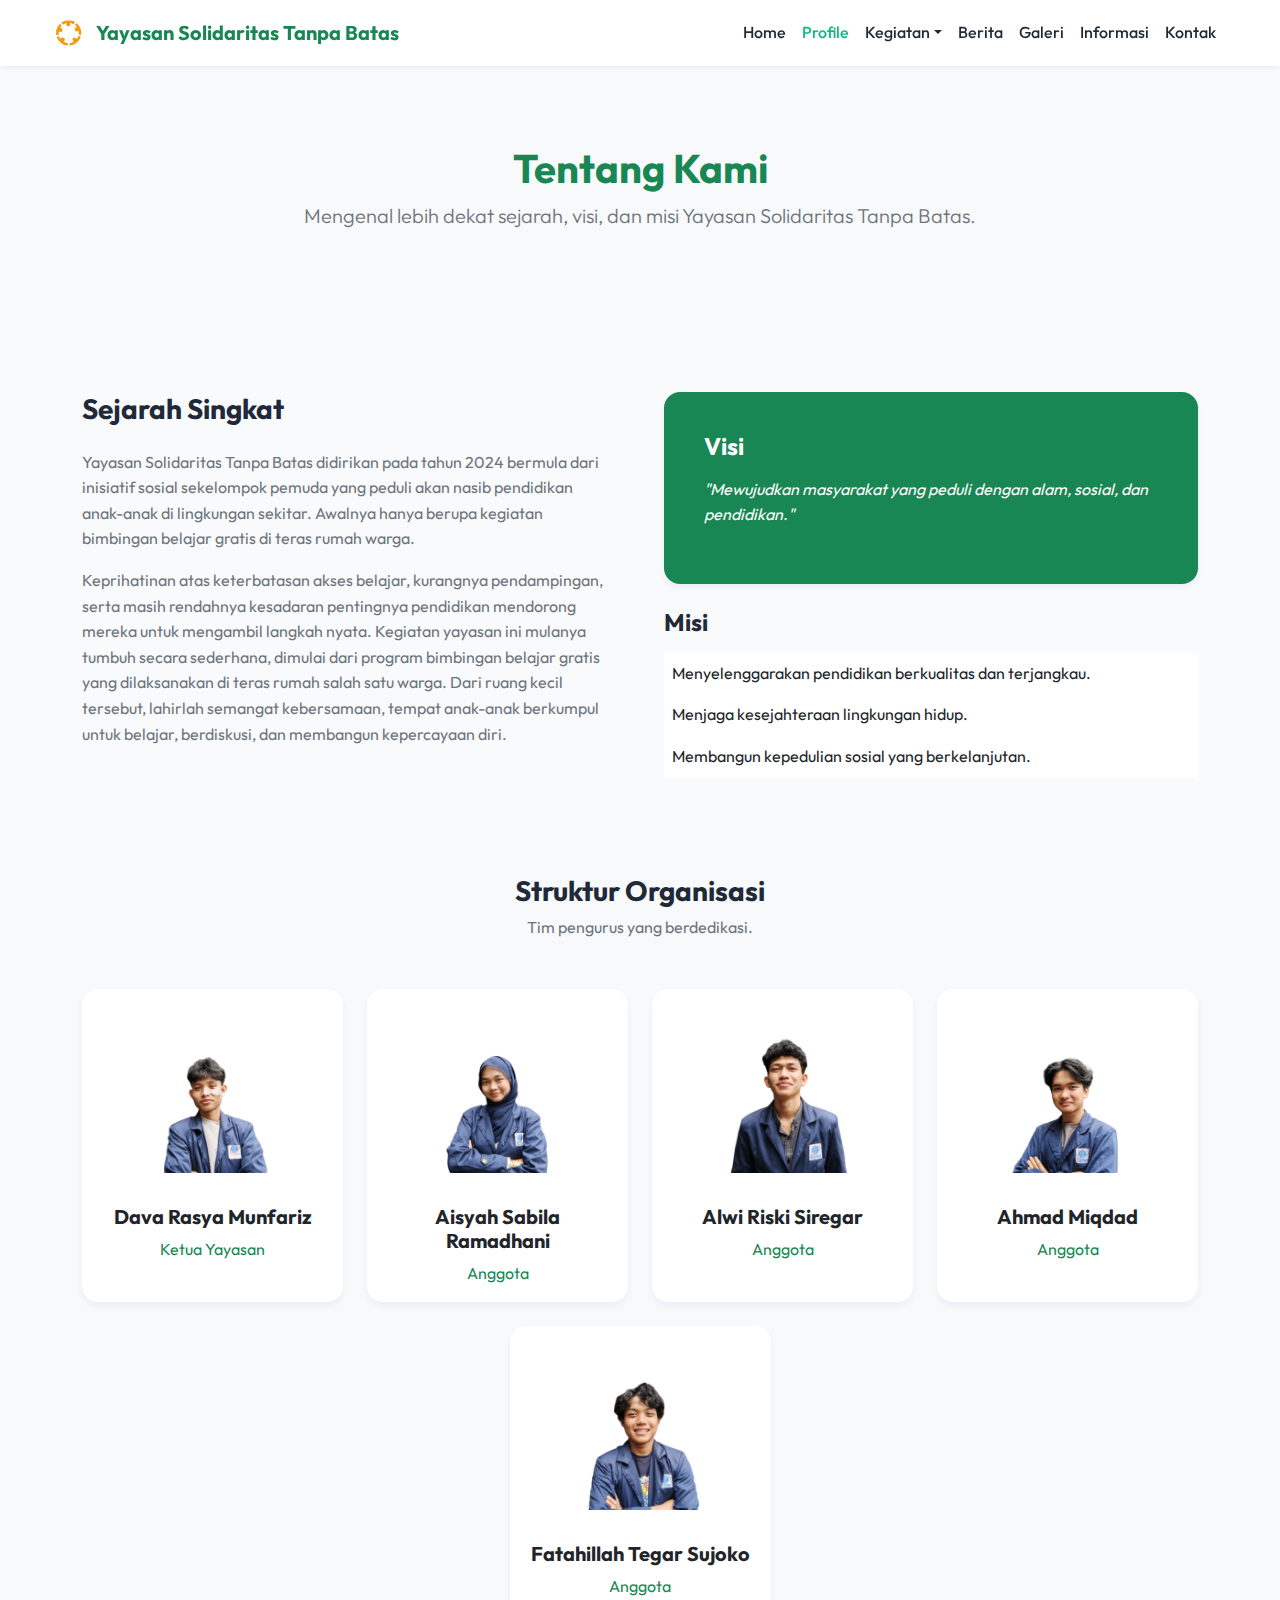
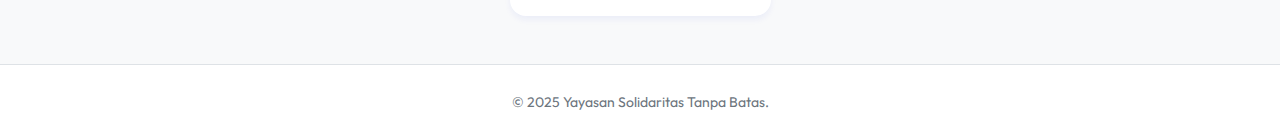
<file: profile.html>
<!DOCTYPE html>
<html lang="id">
<head>
    <meta charset="UTF-8">
    <meta name="viewport" content="width=device-width, initial-scale=1.0">
    <title>Yayasan Solidaritas Tanpa Batas - Profil</title>
    <link href="https://cdn.jsdelivr.net/npm/bootstrap@5.3.0/dist/css/bootstrap.min.css" rel="stylesheet">
    <link href="https://fonts.googleapis.com/css2?family=Outfit:wght@300;400;600;700&display=swap" rel="stylesheet">
    <link href="style.css" rel="stylesheet">
</head>
<body>

   <nav class="navbar navbar-expand-lg fixed-top">
        <div class="container-fluid px-4 px-lg-5">
            <a class="navbar-brand d-flex align-items-center gap-2" href="index.html">
                <img src="images/logo2.png" alt="Logo">
                <span class="fw-bold text-success">Yayasan Solidaritas Tanpa Batas</span>
            </a>
            <button class="navbar-toggler" type="button" data-bs-toggle="collapse" data-bs-target="#navbarNav"><span class="navbar-toggler-icon"></span>
            </button>
            <div class="collapse navbar-collapse" id="navbarNav">
                <ul class="navbar-nav ms-auto align-items-center">
                    <li class="nav-item"><a class="nav-link" href="index.html">Home</a></li>
                    <li class="nav-item"><a class="nav-link" href="profile.html">Profile</a></li>
                    <li class="nav-item dropdown">
                            <a class="nav-link dropdown-toggle" href="KEGIATAN.html">Kegiatan</a>
                            <ul class="dropdown-menu">
                                <li><a class="dropdown-item" href="pendidikan.html">Pendidikan</a></li>
                                <li><a class="dropdown-item" href="pemberdayaan.html">Pemberdayaan</a></li>
                                <li><a class="dropdown-item" href="kemanusiaan.html">Kemanusiaan</a></li>
                            </ul>
                            </li>
                    <li class="nav-item"><a class="nav-link" href="berita.html">Berita</a></li>
                    <li class="nav-item"><a class="nav-link" href="galeri.html">Galeri</a></li>
                    <li class="nav-item"><a class="nav-link" href="informasi.html">Informasi</a></li>
                    <li class="nav-item"><a class="nav-link" href="kontak.html">Kontak</a></li>
                    <li class="nav-item ms-lg-2">
                    </li>
                </ul>
            </div>
        </div>
    </nav>

    <!-- Header -->
    <header class="bg-light py-5 mt-5">
        <div class="container py-5 text-center">
            <h1 class="fw-bold text-success">Tentang Kami</h1>
            <p class="lead text-secondary">Mengenal lebih dekat sejarah, visi, dan misi Yayasan Solidaritas Tanpa Batas.</p>
        </div>
    </header>

    <!-- Content -->
    <section class="py-5">
        <div class="container">
            <div class="row g-5">
                <div class="col-lg-6">
                    <h3 class="fw-bold mb-4">Sejarah Singkat</h3>
                    <p class="text-secondary">Yayasan Solidaritas Tanpa Batas didirikan pada tahun 2024 bermula dari inisiatif sosial sekelompok pemuda yang peduli akan nasib pendidikan anak-anak di lingkungan sekitar. Awalnya hanya berupa kegiatan bimbingan belajar gratis di teras rumah warga.</p>
                    <p class="text-secondary">Keprihatinan atas keterbatasan akses belajar, kurangnya pendampingan, serta masih rendahnya kesadaran pentingnya pendidikan mendorong mereka untuk mengambil langkah nyata. Kegiatan yayasan ini mulanya tumbuh secara sederhana, dimulai dari program bimbingan belajar gratis yang dilaksanakan di teras rumah salah satu warga. Dari ruang kecil tersebut, lahirlah semangat kebersamaan, tempat anak-anak berkumpul untuk belajar, berdiskusi, dan membangun kepercayaan diri.</p>
                </div>
                <div class="col-lg-6">
                    <div class="card bg-success text-white p-4 border-0 mb-4">
                        <div class="card-body">
                            <h4 class="fw-bold mb-3">Visi</h4>
                            <p class="fst-italic">"Mewujudkan masyarakat yang peduli dengan alam, sosial, dan pendidikan."</p>
                        </div>
                    </div>
                    <h4 class="fw-bold mb-3">Misi</h4>
                    <ul class="list-group list-group-flush">
                        <li class="list-group-item border-0 ps-0"><i class="bi bi-check-circle text-success me-2"></i> Menyelenggarakan pendidikan berkualitas dan terjangkau.</li>
                        <li class="list-group-item border-0 ps-0"><i class="bi bi-check-circle text-success me-2"></i> Menjaga kesejahteraan lingkungan hidup.</li>
                        <li class="list-group-item border-0 ps-0"><i class="bi bi-check-circle text-success me-2"></i> Membangun kepedulian sosial yang berkelanjutan.</li>
                    </ul>
                </div>
            </div>
        </div>
    </section>

    <!-- Structure -->
    <section class="py-5 bg-light">
        <div class="container">
            <div class="text-center mb-5">
                <h3 class="fw-bold">Struktur Organisasi</h3>
                <p class="text-secondary">Tim pengurus yang berdedikasi.</p>
            </div>
            <div class="row g-4 justify-content-center">
                <div class="col-md-4 col-lg-3">
                    <div class="card text-center h-100">
                        <img src="images/8.png" class="card-img-top p-3 rounded-block" alt="Ketua">
                        <div class="card-body">
                            <h5 class="fw-bold">Dava Rasya Munfariz</h5>
                            <p class="text-success mb-0">Ketua Yayasan</p>
                        </div>
                    </div>
                </div>
                <div class="col-md-4 col-lg-3">
                    <div class="card text-center h-100">
                        <img src="images/9.png" class="card-img-top p-3 rounded-block" alt="Anggota">
                        <div class="card-body">
                            <h5 class="fw-bold">Aisyah Sabila Ramadhani</h5>
                            <p class="text-success mb-0">Anggota</p>
                        </div>
                    </div>
                </div>
                <div class="col-md-4 col-lg-3">
                    <div class="card text-center h-100">
                        <img src="images/12.png" class="card-img-top p-3 rounded-block" alt="Anggota">
                        <div class="card-body">
                            <h5 class="fw-bold">Alwi Riski Siregar</h5>
                            <p class="text-success mb-0">Anggota</p>
                        </div>
                    </div>
                </div>
                <div class="col-md-4 col-lg-3">
                    <div class="card text-center h-100">
                        <img src="images/10.png" class="card-img-top p-3 rounded-block" alt="Anggota">
                        <div class="card-body">
                            <h5 class="fw-bold">Ahmad Miqdad</h5>
                            <p class="text-success mb-0">Anggota</p>
                        </div>
                    </div>
                </div>
                <div class="col-md-4 col-lg-3">
                    <div class="card text-center h-100">
                    <img src="images/11.png" class="card-img-top p-3 rounded-block" alt="Anggota">
                        <div class="card-body">
                            <h5 class="fw-bold">Fatahillah Tegar Sujoko</h5>
                            <p class="text-success mb-0">Anggota</p>
                        </div>
                    </div>
                </div>
            </div>
        </div>
    </section>

    <footer class="py-4 text-center text-secondary mt-auto bg-white border-top">
        <div class="container">
            <small>&copy; 2025 Yayasan Solidaritas Tanpa Batas.</small>
        </div>
    </footer>

    <script src="https://cdn.jsdelivr.net/npm/bootstrap@5.3.0/dist/js/bootstrap.bundle.min.js"></script>
    <script src="script.js"></script>
</body>
</html>
</file>
<file: style.css>
/* Custom Variables */
:root {
    --primary-color: #10b981; /* Emerald 500 */
    --primary-dark: #059669;
    --secondary-color: #eab308; /* Yellow 500 */
    --text-dark: #1f2937;
    --text-light: #6b7280;
    --bg-light: #f9fafb;
    --white: #ffffff;
}

body {
    font-family: 'Outfit', sans-serif;
    color: var(--text-dark);
    line-height: 1.6;
    background-color: var(--bg-light);
    max-width: 100;
    margin: 0;
    
}

/* Navbar Styling */
.navbar {
    box-shadow: 0 2px 4px rgba(0,0,0,0.05);
    background-color: rgba(255, 255, 255, 0.95);
    backdrop-filter: blur(10px);
}

.navbar-brand img {
    height: 40px;
}

.nav-link {
    font-weight: 500;
    color: var(--text-dark) !important;
    transition: color 0.3s;
}

.nav-link:hover, .nav-link.active {
    color: var(--primary-color) !important;
}

.btn-primary-custom {
    background-color: var(--primary-color);
    border-color: var(--primary-color);
    color: white;
    padding: 0.5rem 1.5rem;
    border-radius: 0.5rem;
    transition: all 0.3s;
}

.btn-primary-custom:hover {
    background-color: var(--primary-dark);
    border-color: var(--primary-dark);
    transform: translateY(-1px);
}

/* Hero Section */
.hero-section {
    height: 700px;
    background-size: cover;
    background-position: center;
    position: relative;
    display: flex;
    align-items: center;
    color: white;
}

.hero-overlay {
    position: absolute;
    top: 0;
    left: 0;
    width: 100%;
    height: 100%;
    background: rgba(0, 0, 0, 0.5);
    z-index: 1;
}

.hero-content {
    position: relative;
    z-index: 2;
}



/* Cards */
.card {
    border: none;
    border-radius: 1rem;
    box-shadow: 0 4px 6px rgba(10, 40, 209, 0.05);
    transition: transform 0.3s, box-shadow 0.3s;
    overflow: hidden;
}

.card:hover {
    transform: translateY(-5px);
    box-shadow: 0 10px 15px rgba(0,0,0,0.1);
}

.card-img-top {
    height: 200px;
    object-fit: cover;
}



/* Footer */
footer {
    background-color: #f8f9fa;
    border-top: 1px solid #e5e7eb;
}

.social-link {
    width: 40px;
    height: 40px;
    display: inline-flex;
    align-items: center;
    justify-content: center;
    background: white;
    border-radius: 50%;
    color: var(--text-light);
    border: 1px solid #e5e7eb;
    transition: all 0.3s;
}

.social-link:hover {
    background: var(--primary-color);
    color: white;
    border-color: var(--primary-color);
}

/* Animations */
.fade-in {
    animation: fadeIn 1s ease-in;
}

@keyframes fadeIn {
    from { opacity: 0; transform: translateY(20px); }
    to { opacity: 1; transform: translateY(0); }
}

/* Gallery Modal */
.gallery-item {
    cursor: pointer;
    overflow: hidden;
    border-radius: 0.75rem;
}

.gallery-item img {
    transition: transform 0.5s;
}

.gallery-item:hover img {
    transform: scale(1.1);
}

/* Dropdown muncul saat hover */
.navbar .dropdown:hover .dropdown-menu {
  display: block;
  opacity: 1;
  visibility: visible;
}

/* Animasi halus ala Apple */
.navbar .dropdown-menu {
  margin-top: 0;
  opacity: 0;
  visibility: hidden;
  transition: .25s ease;
  border-radius: 10px;
}

/* Tetap rapi di desktop */
.navbar .dropdown:hover > .nav-link {
  color: #198754;
}
</file>
